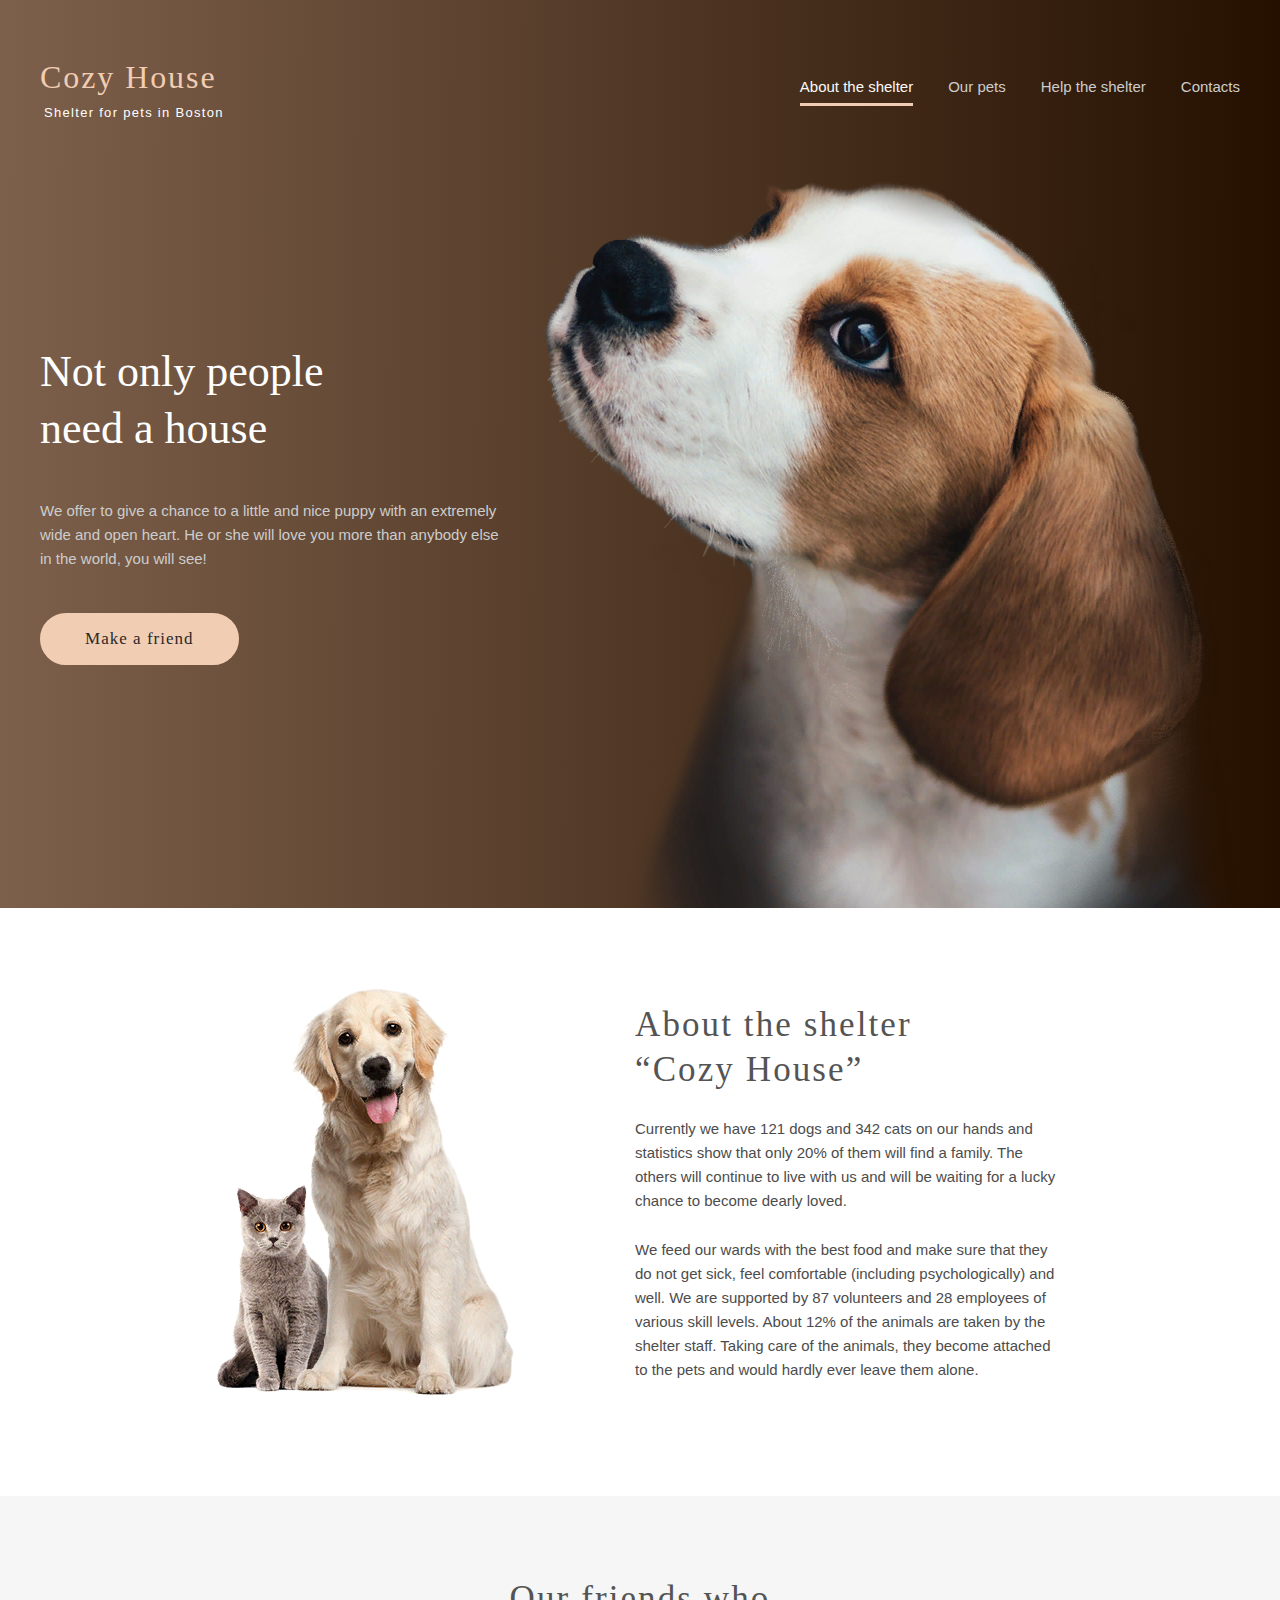
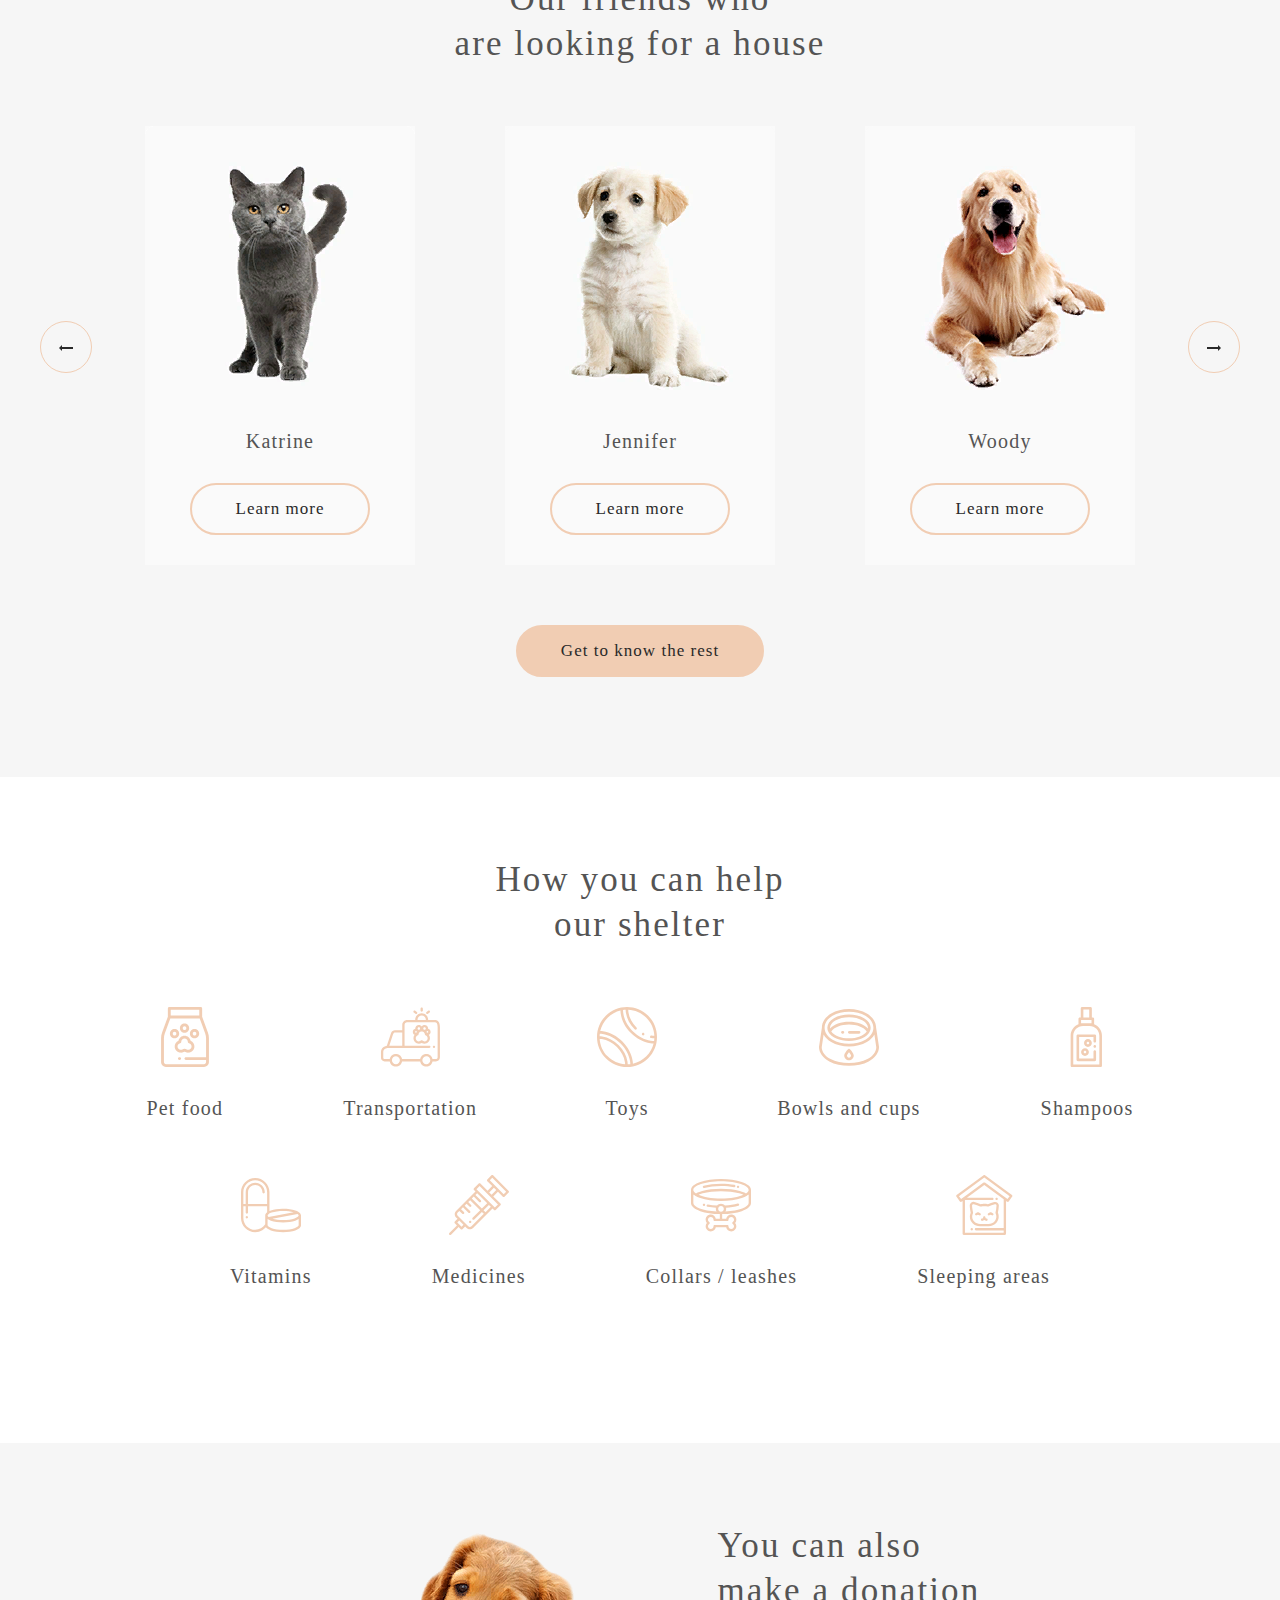
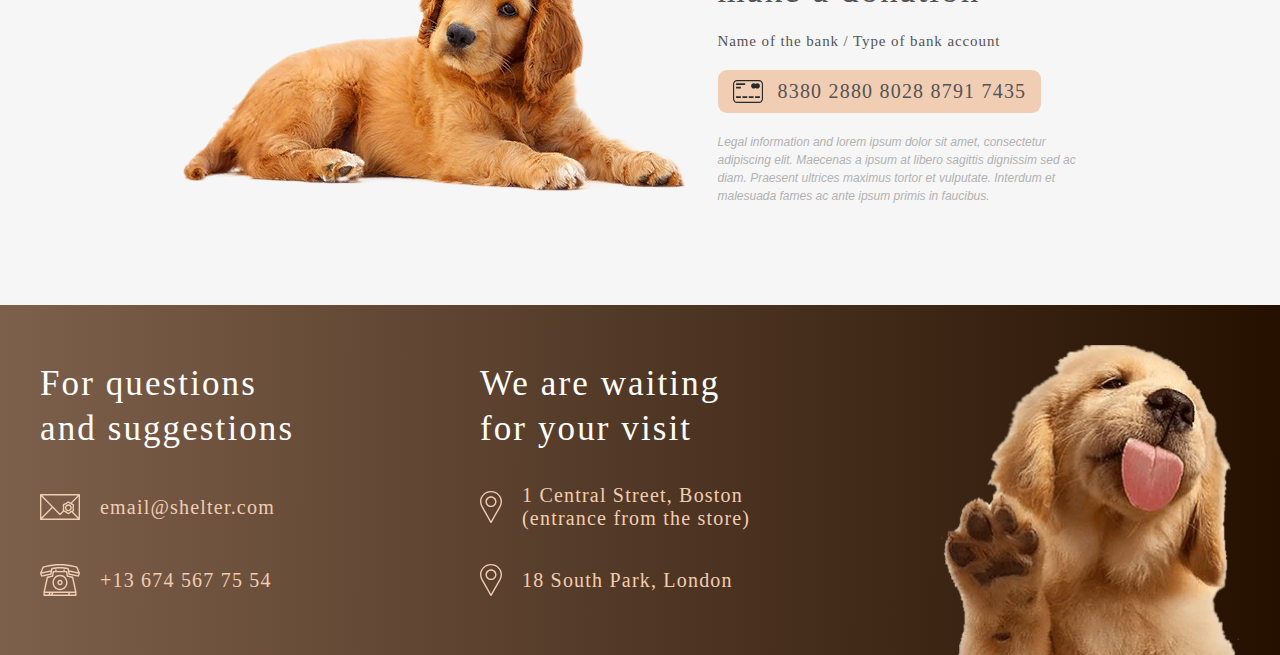
<file: index.html>
<!DOCTYPE html>
<html lang="ru">

<head>
    <meta charset="UTF-8">
    <meta http-equiv="X-UA-Compatible" content="IE=edge">
    <meta name="viewport" content="width=device-width, initial-scale=1.0">
    <title>About the shelter</title>
    <link rel="stylesheet" href="index.css">
</head>

<body>
    <header>
        <div class="container flex-wrapper">
            <div class="logo-wrapper">
                <a class="logo" href="#">Cozy House</a>
                <p>Shelter for pets in Boston</p>
            </div>
            <nav>
                <ul>
                    <li><a class="active" href="index.html">About the shelter</a></li>
                    <li><a href="ourpets.html">Our pets</a></li>
                    <li><a href="#">Help the shelter</a></li>
                    <li><a href="#">Contacts</a></li>
                </ul>
            </nav>
            <div class="menu">
                <button class="btn"><img src="images/burger.svg" alt="burger"></button>
            </div>
        </div>
    </header>
    <main>
        <section class="dark">
            <div class="container">
                <div class="left-dark">
                    <h2>Not only people <br> need a house</h2>
                    <p>We offer to give a chance to a little and nice puppy with an extremely wide and open heart. He or she will love you more than anybody else in the world, you will see!</p>
                    <a href="#">Make a friend</a>
                </div>
                <div class="right-dark">
                    <img src="images/start-screen-puppy.png" alt="start-puppy">
                </div>
            </div>

        </section>
        <section class="white-first">
            <div class="container">

                <div class="right-white-first">
                    <h3>About the shelter <br> “Cozy House”</h3>
                    <p>Currently we have 121 dogs and 342 cats on our hands and statistics show that only 20% of them will find a family. The others will continue to live with us and will be waiting for a lucky chance to become dearly loved.</p>
                    <p>We feed our wards with the best food and make sure that they do not get sick, feel comfortable (including psychologically) and well. We are supported by 87 volunteers and 28 employees of various skill levels. About 12% of the animals
                        are taken by the shelter staff. Taking care of the animals, they become attached to the pets and would hardly ever leave them alone.</p>
                </div>
                <div class="left-white-first">
                    <img src="images/about-pets.png" alt="about-pets">
                </div>
            </div>
        </section>
        <section class="gray-first">
            <div class="container">
                <div class="name">
                    <h3>Our friends who <br> are looking for a house</h3>
                </div>
                <div class="pets">
                    <div class="pets-nav-left">
                        <button class="pets-nav-btn left"><img src="images/left.png" alt="left"></button>
                    </div>
                    <div class="pet-card one">
                        <img src="images/pets-katrine.png" alt="Katrine">
                        <p>Katrine</p>
                        <a class="learn-more" href="#">Learn more</a>
                    </div>
                    <div class="pet-card two">
                        <img src="images/pets-jennifer.png" alt="Jennifer">
                        <p>Jennifer</p>
                        <a class="learn-more" href="#">Learn more</a>
                    </div>
                    <div class="pet-card three">
                        <img src="images/pets-woody.png" alt="Woody">
                        <p>Woody</p>
                        <a class="learn-more" href="#">Learn more</a>
                    </div>
                    <div class="pets-nav-right">
                        <button class="pets-nav-btn right"><img src="images/right.png" alt="right"></button>
                    </div>
                </div>
                <div class="get">
                    <a href="#">Get to know the rest</a>
                </div>
            </div>
        </section>
        <section class="white-second">
            <div class="container">
                <h3>How you can help <br>our shelter</h3>
                <div class="help-wrapper">
                    <div class="help">
                        <img src="./images/help/icon-pet-food.svg" alt="pet-food">
                        <p>Pet food</p>
                    </div>
                    <div class="help">
                        <img src="./images/help/icon-transportation.svg" alt="transportation">
                        <p>Transportation</p>
                    </div>
                    <div class="help">
                        <img src="./images/help/icon-toys.svg" alt="toys">
                        <p>Toys</p>
                    </div>
                    <div class="help">
                        <img src="./images/help/icon-bowls-and-cups.svg" alt="bowls-and-cups">
                        <p>Bowls and cups</p>
                    </div>
                    <div class="help">
                        <img src="./images/help/icon-shampoos.svg" alt="shampoos">
                        <p>Shampoos</p>
                    </div>
                    <div class="help">
                        <img src="./images/help/icon-vitamins.svg" alt="vitamins">
                        <p>Vitamins</p>
                    </div>
                    <div class="help">
                        <img src="./images/help/icon-medicines.svg" alt="medicines">
                        <p>Medicines</p>
                    </div>
                    <div class="help">
                        <img src="./images/help/icon-collars-leashes.svg" alt="collars-leashes">
                        <p>Collars / leashes</p>
                    </div>
                    <div class="help end">
                        <img src="./images/help/icon-sleeping-area.svg" alt="sleeping-area">
                        <p>Sleeping areas</p>
                    </div>
                </div>
            </div>
        </section>
        <section class="gray-second">
            <div class="container">
                <div class="right-gray-second">
                    <h3>You can also <br> make a donation</h3>
                    <p class="contacts">Name of the bank / Type of bank account</p>
                    <div class="wrapper-num">
                        <p class="num">8380 2880 8028 8791 7435</p>
                    </div>
                    <p class="information">Legal information and lorem ipsum dolor sit amet, consectetur adipiscing elit. Maecenas a ipsum at libero sagittis dignissim sed ac diam. Praesent ultrices maximus tortor et vulputate. Interdum et malesuada fames ac ante ipsum primis
                        in faucibus.</p>
                </div>
                <div class="left-gray-second">
                    <img src="images/donation-dog.png" alt="donation-dog">
                </div>
            </div>

        </section>


    </main>
    <footer>
        <div class="container flex-wrapper">
            <div class="questions">
                <h3>For questions <br> and suggestions</h3>
                <p class="email"><a href="mailto:email@shelter.com">email@shelter.com</a></p>
                <p class="tel"><a href="tel:+136745677554">+13 674 567 75 54</a></p>
            </div>
            <div class="waiting">
                <h3>We are waiting <br> for your visit</h3>
                <p class="marker">1 Central Street, Boston <br>(entrance from the store)</p>
                <p class="marker">18 South Park, London </p>
            </div>
            <div class="footer-puppy">
                <img src="images/footer-puppy.png" alt="footer-puppy">
            </div>
        </div>

    </footer>

</body>

</html>
</file>
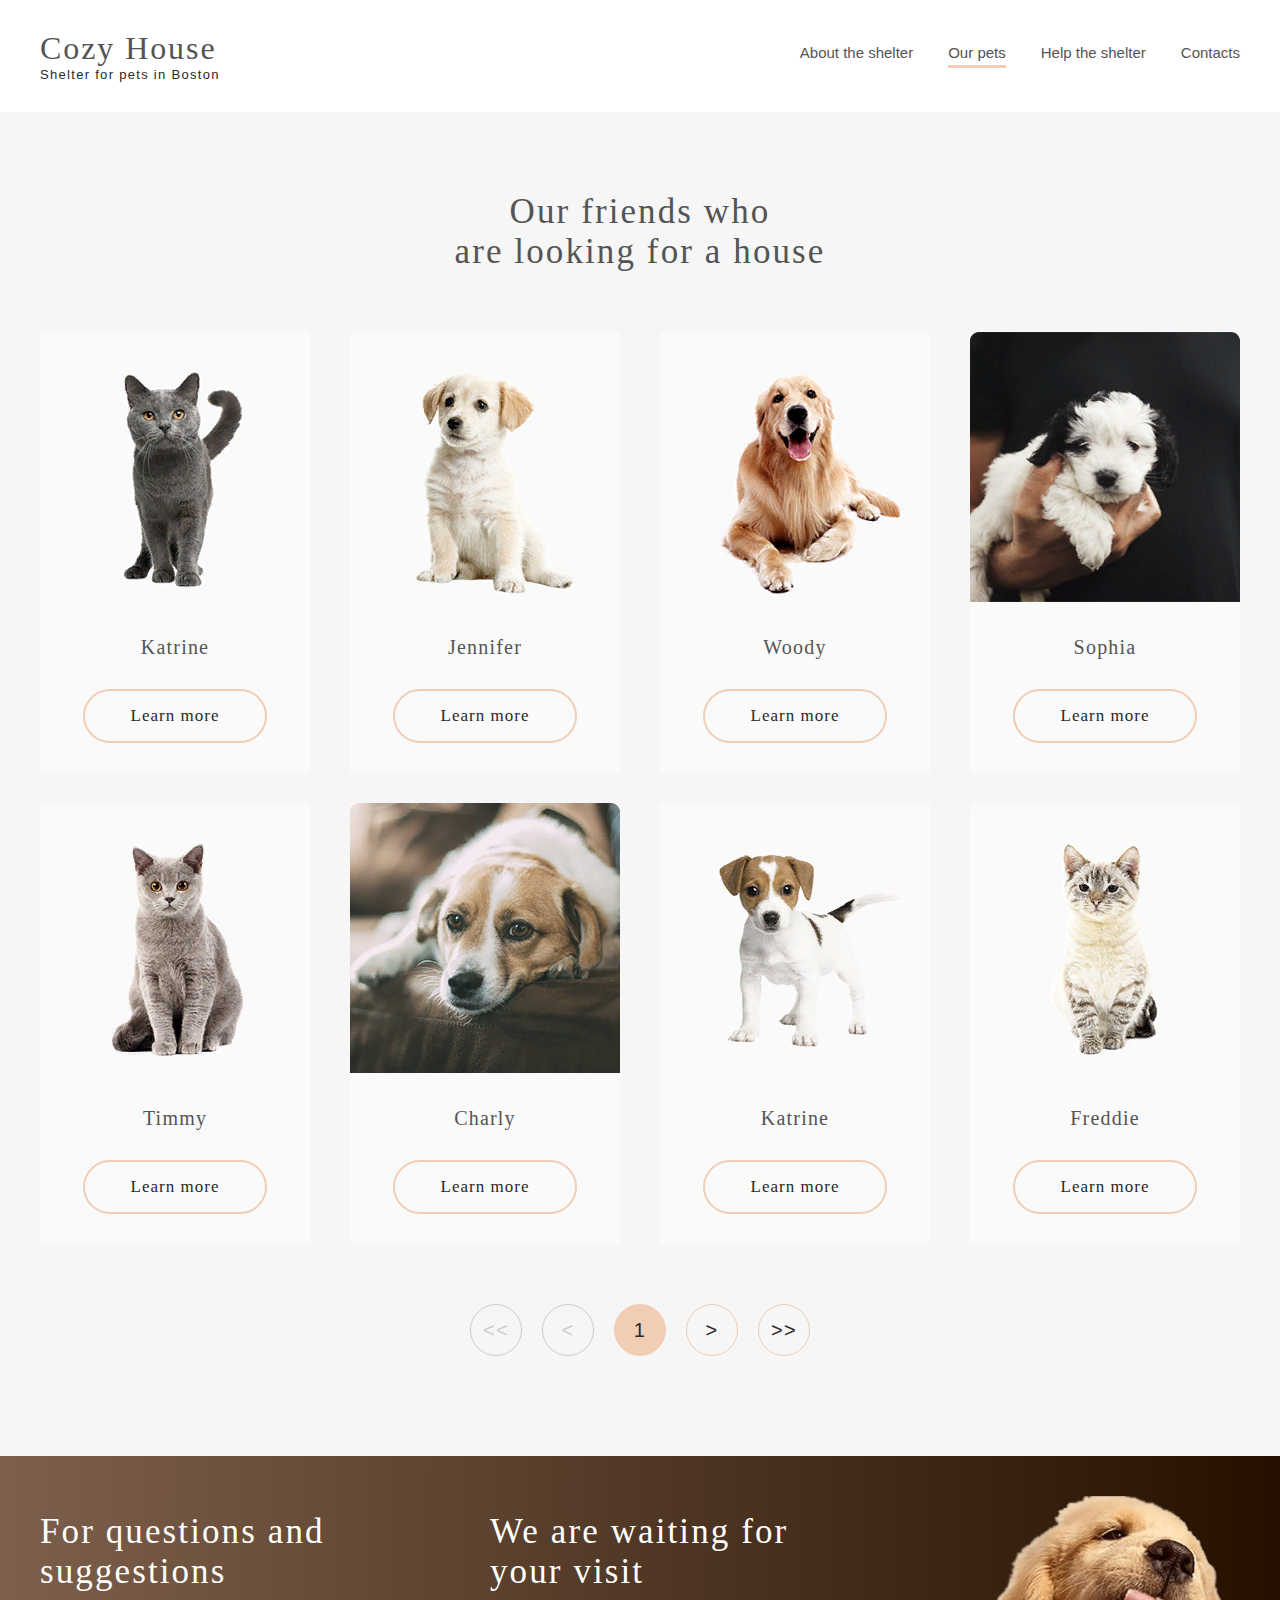
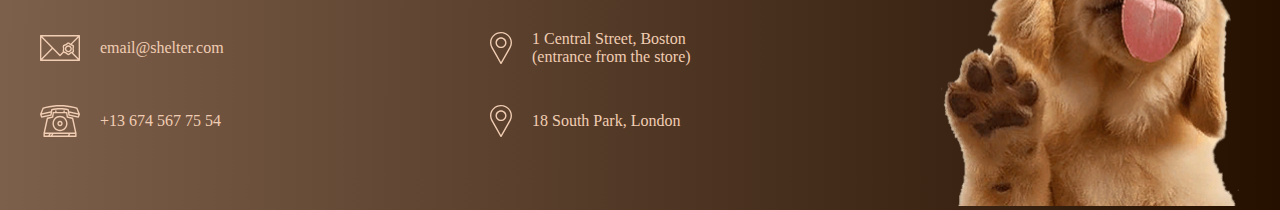
<file: our pets.html>
<!DOCTYPE html>
<html lang="ru">

<head>
    <meta charset="UTF-8">
    <meta http-equiv="X-UA-Compatible" content="IE=edge">
    <meta name="viewport" content="width=device-width, initial-scale=1.0">
    <title>Our pets</title>
    <link rel="stylesheet" href="our pets.css">
</head>

<body>
    <header>
        <div class="container flex-wrapper">
            <div class="logo-wrapper">
                <a class="logo" href="#">Cozy House</a>
                <p>Shelter for pets in Boston</p>

            </div>
            <nav>
                <ul>
                    <li><a href="index.html">About the shelter</a></li>
                    <li><a class="active" href="our pets.html">Our pets</a></li>
                    <li><a href="#">Help the shelter</a></li>
                    <li><a href="#">Contacts</a></li>
                </ul>
            </nav>
        </div>
    </header>
    <main>
        <div class="container">
            <h1>Our friends who <br> are looking for a house</h1>
            <div class="pets">
                <div class="pet-card">
                    <img src="images/pets-katrine.png" alt="Katrine">
                    <p>Katrine</p>
                    <a class="learn-more" href="#">Learn more</a>
                </div>
                <div class="pet-card">
                    <img src="images/pets-jennifer.png" alt="Jennifer">
                    <p>Jennifer</p>
                    <a class="learn-more" href="#">Learn more</a>
                </div>
                <div class="pet-card">
                    <img src="images/pets-woody.png" alt="Woody">
                    <p>Woody</p>
                    <a class="learn-more" href="#">Learn more</a>
                </div>
                <div class="pet-card">
                    <img src="images/pets-sophia.png" alt="Sophia">
                    <p>Sophia</p>
                    <a class="learn-more" href="#">Learn more</a>
                </div>
                <div class="pet-card">
                    <img src="images/pets-timmy.png" alt="Timmy">
                    <p>Timmy</p>
                    <a class="learn-more" href="#">Learn more</a>
                </div>
                <div class="pet-card">
                    <img src="images/pets-charly.png" alt="Charly">
                    <p>Charly</p>
                    <a class="learn-more" href="#">Learn more</a>
                </div>
                <div class="pet-card">
                    <img src="images/pets-scarlet.png" alt="Scarlett">
                    <p>Katrine</p>
                    <a class="learn-more" href="#">Learn more</a>
                </div>
                <div class="pet-card">
                    <img src="images/pets-freddie.png" alt="Freddie">
                    <p>Freddie</p>
                    <a class="learn-more" href="#">Learn more</a>
                </div>
            </div>
            <div class="pets-nav">
                <button class="pets-nav-btn disabled"><<</button>
                <button class="pets-nav-btn disabled"><</button>
                <button class="pets-nav-btn active-page">1</button>
                <button class="pets-nav-btn active-nav">></button>
                <button class="pets-nav-btn active-nav">>></button>
            </div>
        </div>
    </main>
    <footer>
        <div class="container flex-wrapper">
            <div>
                <h3>For questions and suggestions</h3>
                <p class="email"><a href="mailto:email@shelter.com">email@shelter.com</a></p>
                <p class="tel"><a href="tel:+136745677554">+13 674 567 75 54</a></p>
            </div>
            <div>
                <h3>We are waiting for your visit</h3>
                <p class="marker">1 Central Street, Boston <br>(entrance from the store)</p>
                <p class="marker">18 South Park, London </p>
            </div>
            <div>
                <img src="images/footer-puppy.png" alt="footer-puppy">
            </div>
        </div>

    </footer>

</body>

</html>
</file>
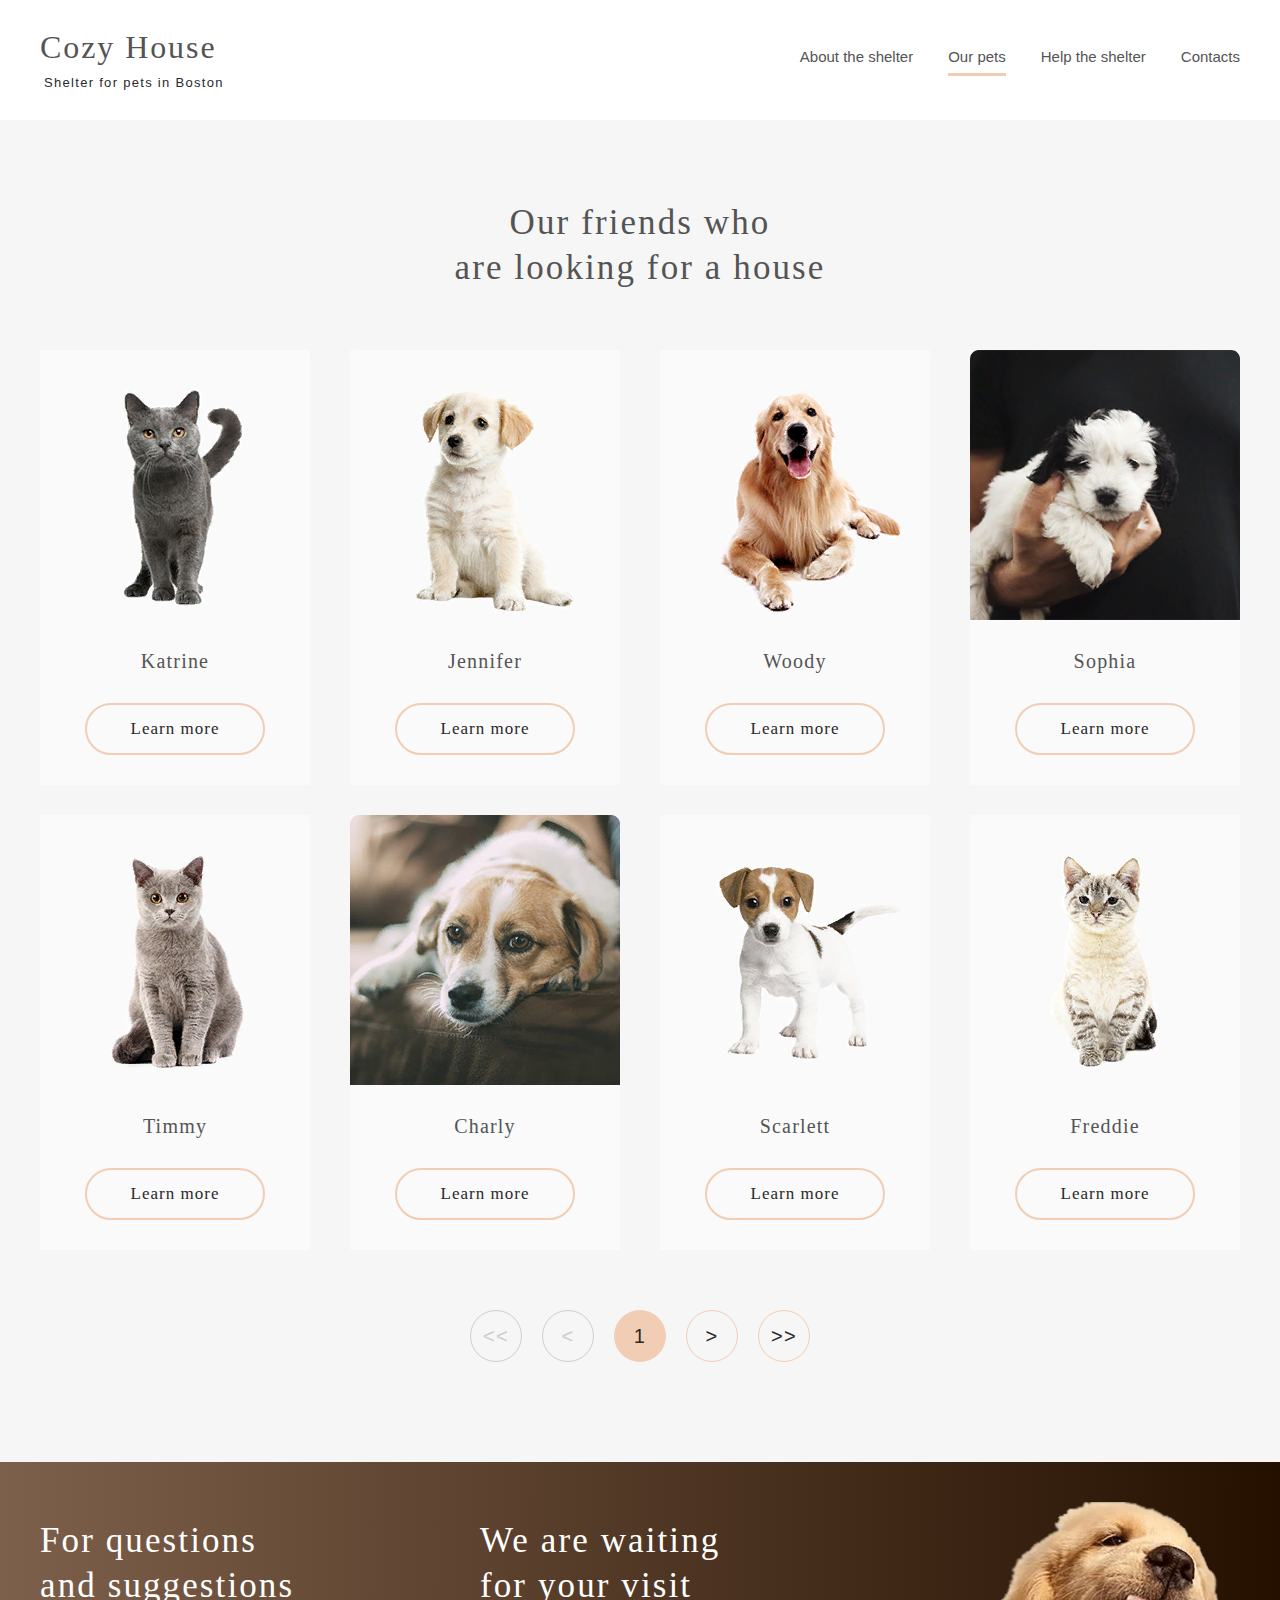
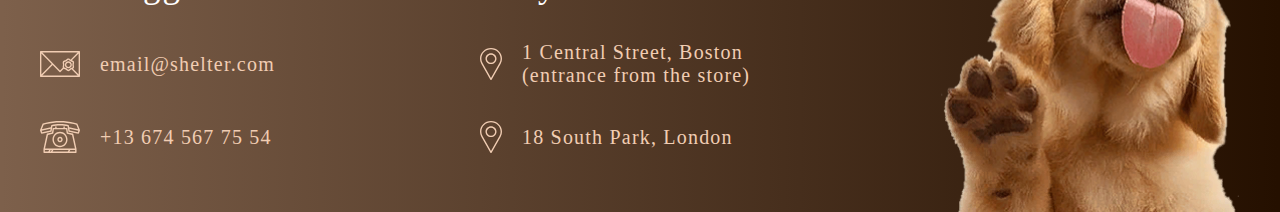
<file: ourpets.html>
<!DOCTYPE html>
<html lang="ru">

<head>
    <meta charset="UTF-8">
    <meta http-equiv="X-UA-Compatible" content="IE=edge">
    <meta name="viewport" content="width=device-width, initial-scale=1.0">
    <title>Our pets</title>
    <link rel="stylesheet" href="ourpets.css">
</head>

<body>
    <header>
        <div class="container flex-wrapper">
            <div class="logo-wrapper">
                <a class="logo" href="#">Cozy House</a>
                <p>Shelter for pets in Boston</p>

            </div>
            <nav>
                <ul>
                    <li><a href="index.html">About the shelter</a></li>
                    <li><a class="active" href="ourpets.html">Our pets</a></li>
                    <li><a href="#">Help the shelter</a></li>
                    <li><a href="#">Contacts</a></li>
                </ul>
            </nav>
            <div class="menu">
                <button class="btn"><img src="images/burger-two.png" alt="burger"></button>
            </div>
        </div>
    </header>
    <main>
        <div class="container">
            <h1>Our friends who <br> are looking for a house</h1>
            <div class="pets">
                <div class="pet-card one">
                    <img src="images/pets-katrine.png" alt="Katrine">
                    <p>Katrine</p>
                    <a class="learn-more" href="#">Learn more</a>
                </div>
                <div class="pet-card two">
                    <img src="images/pets-jennifer.png" alt="Jennifer">
                    <p>Jennifer</p>
                    <a class="learn-more" href="#">Learn more</a>
                </div>
                <div class="pet-card three">
                    <img src="images/pets-woody.png" alt="Woody">
                    <p>Woody</p>
                    <a class="learn-more" href="#">Learn more</a>
                </div>
                <div class="pet-card four">
                    <img src="images/pets-sophia.png" alt="Sophia">
                    <p>Sophia</p>
                    <a class="learn-more" href="#">Learn more</a>
                </div>
                <div class="pet-card five">
                    <img src="images/pets-timmy.png" alt="Timmy">
                    <p>Timmy</p>
                    <a class="learn-more" href="#">Learn more</a>
                </div>
                <div class="pet-card six">
                    <img src="images/pets-charly.png" alt="Charly">
                    <p>Charly</p>
                    <a class="learn-more" href="#">Learn more</a>
                </div>
                <div class="pet-card seven">
                    <img src="images/pets-scarlet.png" alt="Scarlett">
                    <p>Scarlett</p>
                    <a class="learn-more" href="#">Learn more</a>
                </div>
                <div class="pet-card eight">
                    <img src="images/pets-freddie.png" alt="Freddie">
                    <p>Freddie</p>
                    <a class="learn-more" href="#">Learn more</a>
                </div>
            </div>
            <div class="pets-nav">
                <button class="pets-nav-btn disabled"><<</button>
                <button class="pets-nav-btn disabled"><</button>
                <button class="pets-nav-btn active-page">1</button>
                <button class="pets-nav-btn active-nav">></button>
                <button class="pets-nav-btn active-nav">>></button>
            </div>
        </div>
    </main>
    <footer>
        <div class="container flex-wrapper">
            <div class="questions">
                <h3>For questions <br> and suggestions</h3>
                <p class="email"><a href="mailto:email@shelter.com">email@shelter.com</a></p>
                <p class="tel"><a href="tel:+136745677554">+13 674 567 75 54</a></p>
            </div>
            <div class="waiting">
                <h3>We are waiting <br> for your visit</h3>
                <p class="marker">1 Central Street, Boston <br>(entrance from the store)</p>
                <p class="marker">18 South Park, London </p>
            </div>
            <div class="footer-puppy">
                <img src="images/footer-puppy.png" alt="footer-puppy">
            </div>
        </div>

    </footer>

</body>

</html>
</file>
<file: index.css>
* {
        margin: 0;
        padding: 0;
        box-sizing: border-box;
    }
    
    body {
        font-family: Georgia, 'Times New Roman', Times, serif;
    }
    
    button {
        cursor: pointer;
        background: none;
        border: none;
    }
    
    .container {
        max-width: 1200px;
        margin: auto;
    }
    
    header {
        position: absolute;
        z-index: 1;
        top: 60px;
        right: 0px;
        left: 0px;
    }
    
    .menu {
        display: none;
    }
    
    .flex-wrapper {
        display: flex;
        justify-content: space-between;
        align-items: center;
    }
    
    .logo {
        text-decoration: none;
        font-weight: 400;
        font-size: 32px;
        letter-spacing: 0.06em;
        color: #F1CDB3;
        font-family: 'Georgia';
        font-style: normal;
        line-height: 35px;
    }
    
    .logo-wrapper p {
        font-family: 'Arial';
        font-weight: 400;
        font-size: 13px;
        letter-spacing: 0.1em;
        color: #FFFFFF;
        line-height: 15px;
        margin: 10px 0 0 4px;
    }
    
    nav ul {
        display: flex;
        list-style: none;
    }
    
    nav li {
        margin-left: 35px;
    }
    
    nav a {
        display: block;
        padding-bottom: 4px;
        text-decoration: none;
        font-family: 'Arial';
        font-weight: 400;
        font-size: 15px;
        color: #CDCDCD;
        line-height: 24px;
    }
    
    .active {
        border-bottom: #F1CDB3 solid 3px;
        color: #FAFAFA;
    }
    
    nav a:hover {
        color: #FAFAFA;
    }
    
    .dark {
        background: linear-gradient(90.26deg, #7D604B 0.23%, #251000 99.8%);
        padding-top: 180px;
    }
    
    .dark .container {
        display: flex;
        justify-content: space-between;
    }
    
    .left-dark {
        width: 460px;
        margin-top: 163px;
    }
    
    .left-dark h2 {
        font-weight: 400;
        font-size: 44px;
        color: #FFFFFF;
        line-height: 57px;
    }
    
    .left-dark p {
        font-family: 'Arial';
        font-weight: 400;
        font-size: 15px;
        line-height: 24px;
        color: #CDCDCD;
        margin: 42px 0;
    }
    
    .left-dark a {
        display: inline-block;
        padding: 13px 43px;
        border: 2px #F1CDB3 solid;
        background: #F1CDB3;
        border-radius: 100px;
        font-weight: 400;
        font-size: 17px;
        letter-spacing: 0.06em;
        color: #292929;
        text-decoration: none;
        line-height: 22px;
    }
    
    .left-dark a:hover {
        background-color: #FDDCC4;
        border: 2px #FDDCC4 solid;
    }
    
    .right-dark img {
        display: block;
        width: 698px;
        height: 728px;
    }
    
    .white-first {
        background: #FFFFFF;
        padding-top: 80px;
        padding-bottom: 100px;
    }
    
    .white-first .container {
        display: flex;
        justify-content: center;
        align-items: center;
        flex-direction: row-reverse;
    }
    
    .left-white-first {
        width: 300px;
        height: 408px;
        margin-right: 120px;
    }
    
    .right-white-first {
        width: 430px;
    }
    
    .right-white-first h3 {
        font-weight: 400;
        font-size: 35px;
        letter-spacing: 0.06em;
        color: #545454;
        line-height: 45px;
    }
    
    .right-white-first p {
        font-family: 'Arial';
        font-weight: 400;
        font-size: 15px;
        color: #4C4C4C;
        line-height: 24px;
        margin-top: 25px;
    }
    
    .gray-first {
        background: #F6F6F6;
        padding-top: 80px;
        padding-bottom: 100px;
    }
    
    .gray-first .container {
        position: relative;
    }
    
    .name h3 {
        font-weight: 400;
        font-size: 35px;
        line-height: 45px;
        text-align: center;
        letter-spacing: 0.06em;
        color: #545454;
        margin-bottom: 60px;
    }
    
    .pets {
        display: flex;
        justify-content: center;
        margin: 60px 0;
    }
    
    .pet-card {
        background-color: #FAFAFA;
        flex-basis: 270px;
        text-align: center;
    }
    
    .two {
        margin: 0 90px;
    }
    
    .pet-card:hover {
        background-color: #FFFFFF;
    }
    
    .learn-more {
        display: inline-block;
        padding: 13px 43px;
        border: 2px #F1CDB3 solid;
        border-radius: 100px;
        font-weight: 400;
        font-size: 17px;
        letter-spacing: 0.06em;
        color: #292929;
        text-decoration: none;
        line-height: 22px;
        margin-bottom: 30px;
    }
    
    .learn-more:hover {
        background-color: #FDDCC4;
        border: 2px #FDDCC4 solid;
    }
    
    .pet-card p {
        margin: 30px 0;
        font-weight: 400;
        font-size: 20px;
        letter-spacing: 0.06em;
        color: #545454;
        line-height: 23px;
    }
    
    .pets-nav-btn {
        position: absolute;
        border-radius: 50%;
        width: 52px;
        height: 52px;
        border: #F1CDB3 1px solid;
        background-color: #F6F6F6;
        cursor: pointer;
    }
    
    .right {
        right: 0;
        top: calc(50% - 6px);
    }
    
    .left {
        left: 0;
        top: calc(50% - 6px);
    }
    
    .pets-nav-btn:hover {
        background-color: #FDDCC4;
        border: 1px #FDDCC4 solid;
    }
    
    .get {
        display: flex;
        justify-content: center;
    }
    
    .get a {
        display: inline-block;
        padding: 13px 43px;
        border: 2px #F1CDB3 solid;
        background: #F1CDB3;
        border-radius: 100px;
        font-weight: 400;
        font-size: 17px;
        letter-spacing: 0.06em;
        color: #292929;
        text-decoration: none;
        line-height: 22px;
    }
    
    .get a:hover {
        background-color: #FDDCC4;
        border: 2px #FDDCC4 solid;
    }
    
    .white-second {
        background: #FFFFFF;
        padding-top: 80px;
        padding-bottom: 100px;
    }
    
    .white-second h3 {
        font-weight: 400;
        font-size: 35px;
        line-height: 45px;
        text-align: center;
        letter-spacing: 0.06em;
        color: #545454;
        margin-bottom: 60px;
    }
    
    .help-wrapper {
        display: flex;
        flex-wrap: wrap;
        justify-content: center;
    }
    
    .help {
        margin: 0 60px 55px;
        flex-basis: auto;
        text-align: center;
    }
    
    .help img {
        display: block;
        width: 60px;
        height: 60px;
        text-align: center;
        margin: auto;
    }
    
    .help p {
        font-weight: 400;
        font-size: 20px;
        text-align: center;
        letter-spacing: 0.06em;
        color: #545454;
        margin-top: 30px;
        text-align: center;
        line-height: 23px;
    }
    
    .gray-second {
        background: #F6F6F6;
        padding-top: 80px;
        padding-bottom: 100px;
    }
    
    .left-gray-second img {
        width: 505px;
        height: 261px;
        margin-right: 30px;
    }
    
    .right-gray-second {
        max-width: 380px;
    }
    
    .right-gray-second h3 {
        font-weight: 400;
        font-size: 35px;
        line-height: 45px;
        letter-spacing: 0.06em;
        color: #545454;
    }
    
    .contacts {
        font-weight: 400;
        font-size: 15px;
        letter-spacing: 0.06em;
        color: #545454;
        margin-top: 20px;
        line-height: 17px;
    }
    
    .information {
        font-family: 'Arial';
        font-style: italic;
        font-weight: 400;
        font-size: 12px;
        line-height: 18px;
        color: #B2B2B2;
    }
    
    .num {
        display: inline-block;
        padding: 10px 15px 10px 60px;
        background-color: #F1CDB3;
        border-radius: 9px;
        background-image: url(images/credit-card.svg);
        background-repeat: no-repeat;
        background-position-y: center;
        background-position-x: 15px;
        font-weight: 400;
        font-size: 20px;
        letter-spacing: 0.06em;
        color: #545454;
        line-height: 23px;
        margin: 20px 0;
    }
    
    .wrapper-num {
        position: relative;
    }
    
    .right-gray-second img {
        position: absolute;
        left: 15px;
        top: 30px;
    }
    
    .gray-second .container {
        display: flex;
        flex-direction: row-reverse;
        justify-content: center;
        align-items: center;
    }
    
    footer {
        background: linear-gradient(90.26deg, #7D604B 0.23%, #251000 99.8%);
        padding-top: 40px;
    }
    
    footer img {
        display: block;
    }
    
    .questions {
        width: 280px;
    }
    
    .waiting {
        width: 300px;
    }
    
    .footer-puppy {
        width: 300px;
    }
    
    footer .flex-wrapper {
        align-items: flex-start;
    }
    
    footer h3 {
        font-weight: 400;
        font-size: 35px;
        letter-spacing: 0.06em;
        line-height: 45px;
        color: #FFFFFF;
        padding-top: 16px;
        margin-bottom: 33px;
    }
    
    footer p {
        display: flex;
        align-items: center;
        padding-left: 60px;
        min-height: 46px;
        color: #F1CDB3;
        margin-bottom: 27px;
        font-weight: 400;
        font-size: 20px;
        line-height: 23px;
        letter-spacing: 0.06em;
    }
    
    footer a {
        color: #F1CDB3;
        text-decoration: none;
    }
    
    footer .email {
        background: url(images/icon-email.svg) no-repeat left center;
    }
    
    footer .tel {
        background: url(images/icon-phone.svg) no-repeat left center;
    }
    
    footer .marker {
        background: url(images/icon-marker.svg) no-repeat left center;
        padding-left: 42px;
    }
    
    @media(max-width:1240px) {
        .container {
            max-width: 95%;
        }
        .help {
            margin: 0 30px 55px;
            flex-basis: 25%;
            text-align: center;
        }
    }
    
    @media(max-width:1150px) {
        .two {
            margin: 0 50px;
        }
        .right-dark img {
            max-width: 568px;
            max-height: 593px;
        }
    }
    
    @media(max-width:1070px) {
        .two {
            margin: 0 20px;
        }
        .dark {
            padding-top: 150px;
        }
        .dark .container {
            display: block;
        }
        .left-dark {
            margin: 60px auto 100px auto;
        }
        .right-dark>img {
            margin: 0 auto;
        }
        .white-first .container {
            display: block;
        }
        .left-white-first {
            margin: 0 auto;
        }
        .right-white-first {
            margin: 0 auto 80px auto;
        }
        .gray-second .container {
            display: block;
            text-align: center;
        }
        .right-gray-second {
            margin: 0 auto 60px auto;
        }
        footer {
            padding-top: 30px;
        }
        .waiting {
            margin-left: 60px;
        }
        .questions,
        .waiting,
        .footer-puppy {
            flex-basis: 34%;
            align-items: center;
        }
        footer .flex-wrapper {
            flex-wrap: wrap;
            justify-content: center;
        }
        .num {
            position: relative;
        }
        .right-gray-second img {
            position: absolute;
            left: 34px;
            top: 30px;
        }
    }
    
    @media(max-width:1005px) {
        .three {
            display: none;
        }
        .pet-card {
            justify-content: center;
        }
        .two {
            margin: 0 0 0 90px;
        }
    }
    
    @media(max-width:912px) {
        footer {
            padding-top: 30px;
        }
        .waiting {
            margin: 40px auto;
        }
        .questions,
        .footer-puppy {
            margin: 0 auto;
        }
        footer .flex-wrapper {
            display: block;
        }
    }
    
    @media(max-width:775px) {
        .two {
            margin: 0 0 0 40px;
        }
        .help {
            margin: 0 15px 30px;
            flex-basis: 33%;
            text-align: center;
        }
        .help img {
            display: block;
            width: 50px;
            height: 50px;
            text-align: center;
            margin: auto;
        }
    }
    
    @media(max-width:725px) {
        .two {
            display: none;
        }
        .one {
            justify-content: center;
        }
        .pets {
            position: relative;
        }
        .right {
            right: 50%;
            transform: translateX(92px);
            top: auto;
            bottom: -70px;
        }
        .left {
            left: 50%;
            transform: translateX(-92px);
            top: auto;
            bottom: -70px;
        }
        .get {
            margin-top: 144px;
        }
    }
    
    @media(max-width:700px) {
        nav a {
            display: none;
        }
        nav {
            position: absolute;
        }
        .menu {
            display: block;
            margin-right: 43px;
        }
        .btn>img {
            cursor: pointer;
        }
        .left-dark h2 {
            font-size: 25px;
            line-height: 32px;
        }
        .right-white-first h3 {
            font-size: 25px;
            line-height: 32px;
        }
        .name h3 {
            font-size: 25px;
            line-height: 32px;
        }
        .white-second h3 {
            font-size: 25px;
            line-height: 32px;
        }
        .right-gray-second h3 {
            font-size: 25px;
            line-height: 32px;
        }
        footer .flex-wrapper h3 {
            font-size: 25px;
            line-height: 32px;
        }
    }
    
    @media(max-width:600px) {
        .right-dark>img {
            width: 260px;
            height: 272px;
            margin-top: 105px;
        }
        .left-white-first img {
            width: 260px;
            height: 354px;
            margin-top: 42px;
        }
        .left-gray-second img {
            width: 260px;
            height: 135px;
            text-align: center;
        }
        .help-wrapper p {
            font-weight: 400;
            font-size: 15px;
            line-height: 17px;
            text-align: center;
            letter-spacing: 0.06em;
            color: #545454;
        }
    }
    
    @media(max-width:520px) {
        .left-dark {
            text-align: center;
            max-width: 98%;
        }
        .right-white-first {
            max-width: 98%;
            margin: 0 auto;
        }
        .right-white-first h3 {
            text-align: center;
        }
        .right-white-first p {
            text-align: justify;
        }
        .left-white-first {
            text-align: center;
        }
    }
    
    @media(max-width:425px) {
        .waiting,
        .questions {
            text-align: center;
        }
        .help-wrapper {
            margin: 0 15px 30px;
            flex-basis: 33%;
            text-align: center;
        }
        .num {
            width: 281px;
            height: 43px;
            font-family: 'Georgia';
            font-size: 15px;
            line-height: 17px;
            letter-spacing: 0.06em;
            color: #545454;
        }
        .num {
            position: relative;
        }
        .right-gray-second img {
            position: absolute;
            left: 61px;
            top: 30px;
        }
        .help {
            margin: 0 15px 30px;
            flex-basis: 35%;
            text-align: center;
        }
        .contacts {
            font-size: 15px;
            line-height: 24px;
            color: #545454;
            letter-spacing: 0.05em;
        }
    }
    
    @media(max-width:390px) {
        .right-gray-second img {
            position: absolute;
            left: 34px;
            top: 30px;
        }
    }
</file>
<file: our pets.css>
* {
    margin: 0;
    padding: 0;
    box-sizing: border-box;
}

body {
    font-family: Georgia, 'Times New Roman', Times, serif;
}

.container {
    max-width: 1200px;
    margin: auto;
}

header {
    padding: 30px 0;
    background-color: #fff;
}

.flex-wrapper {
    display: flex;
    justify-content: space-between;
    align-items: center;
}

nav ul {
    display: flex;
    list-style: none;
}

nav li {
    margin-left: 35px;
}

.logo {
    text-decoration: none;
    font-weight: 400;
    font-size: 32px;
    letter-spacing: 0.06em;
    color: #545454;
}

.logo-wrapper p {
    font-family: 'Arial';
    font-weight: 400;
    font-size: 13px;
    letter-spacing: 0.1em;
    color: #292929;
}

nav a {
    display: block;
    padding-bottom: 4px;
    text-decoration: none;
    font-family: 'Arial';
    font-weight: 400;
    font-size: 15px;
    color: #545454;
}

nav a:hover {
    color: #292929;
}

.active {
    border-bottom: #F1CDB3 solid 3px;
}

main {
    padding: 80px 0 100px;
    background-color: #F6F6F6;
}

h1 {
    font-weight: 400;
    font-size: 35px;
    text-align: center;
    letter-spacing: 0.06em;
    color: #545454;
    margin-bottom: 60px;
}

.pets {
    display: flex;
    flex-wrap: wrap;
    justify-content: space-between;
    margin-bottom: 30px;
}

.pet-card {
    background-color: #FAFAFA;
    flex-basis: 270px;
    margin-bottom: 30px;
    text-align: center;
    padding-bottom: 30px;
}

.pet-card:hover {
    background-color: #FFFFFF;
}

.learn-more {
    display: inline-block;
    padding: 15px 45px;
    border: 2px #F1CDB3 solid;
    border-radius: 100px;
    font-weight: 400;
    font-size: 17px;
    letter-spacing: 0.06em;
    color: #292929;
    text-decoration: none;
}

.learn-more:hover {
    background-color: #FDDCC4;
}

.pet-card p {
    margin: 30px 0;
    font-weight: 400;
    font-size: 20px;
    letter-spacing: 0.06em;
    color: #545454;
}

.pets-nav {
    border-radius: 50%;
    width: 340px;
    margin: auto;
    display: flex;
    justify-content: space-between;
}

.pets-nav-btn {
    border-radius: 50%;
    width: 52px;
    height: 52px;
    display: flex;
    justify-content: center;
    align-items: center;
    font-weight: 400;
    font-size: 20px;
    text-align: center;
    letter-spacing: 0.06em;
    color: #292929;
}

.pets-nav .disabled {
    border: #CDCDCD 1px solid;
    color: #CDCDCD;
    background-color: #F6F6F6;
}

.pets-nav .active-page {
    background-color: #F1CDB3;
    color: #292929;
    border: #F1CDB3 1px solid;
    cursor: pointer;
}

.pets-nav .active-nav {
    border: #F1CDB3 1px solid;
    color: #292929;
    background-color: #F6F6F6;
    cursor: pointer;
}

.pets-nav .active-nav:hover {
    background-color: #FDDCC4;
}

footer {
    background: linear-gradient(90.26deg, #7D604B 0.23%, #251000 99.8%);
    padding-top: 40px;
}

footer .flex-wrapper>div {
    width: 300px;
}

footer .flex-wrapper {
    align-items: flex-start;
}

footer h3 {
    font-weight: 400;
    font-size: 35px;
    letter-spacing: 0.06em;
    color: #FFFFFF;
    padding-top: 16px;
    margin-bottom: 33px;
}

footer p {
    display: flex;
    align-items: center;
    padding-left: 60px;
    min-height: 46px;
    color: #F1CDB3;
    margin-bottom: 27px;
}

footer a {
    color: #F1CDB3;
    text-decoration: none;
}

footer .email {
    background: url(images/icon-email.svg) no-repeat left center;
}

footer .tel {
    background: url(images/icon-phone.svg) no-repeat left center;
}

footer .marker {
    background: url(images/icon-marker.svg) no-repeat left center;
    padding-left: 42px;
}
</file>
<file: ourpets.css>
* {
            margin: 0;
            padding: 0;
            box-sizing: border-box;
        }
        
        body {
            font-family: Georgia, 'Times New Roman', Times, serif;
        }
        
        button {
            cursor: pointer;
            background: none;
            border: none;
        }
        
        .container {
            max-width: 1200px;
            margin: auto;
        }
        
        header {
            padding: 30px 0;
            background-color: #fff;
        }
        
        .menu {
            display: none;
        }
        
        .flex-wrapper {
            display: flex;
            justify-content: space-between;
            align-items: center;
        }
        
        nav ul {
            display: flex;
            list-style: none;
        }
        
        nav li {
            margin-left: 35px;
        }
        
        .logo {
            text-decoration: none;
            font-weight: 400;
            font-size: 32px;
            letter-spacing: 0.06em;
            color: #545454;
            font-family: 'Georgia';
            font-style: normal;
            line-height: 35px;
        }
        
        .logo-wrapper p {
            font-family: 'Arial';
            font-weight: 400;
            font-size: 13px;
            letter-spacing: 0.1em;
            color: #292929;
            line-height: 15px;
            margin: 10px 0 0 4px;
        }
        
        nav a {
            display: block;
            padding-bottom: 4px;
            text-decoration: none;
            font-family: 'Arial';
            font-weight: 400;
            font-size: 15px;
            line-height: 24px;
            color: #545454;
        }
        
        nav a:hover {
            color: #292929;
        }
        
        .active {
            border-bottom: #F1CDB3 solid 3px;
        }
        
        main {
            padding: 80px 0 100px;
            background-color: #F6F6F6;
        }
        
        h1 {
            font-weight: 400;
            font-size: 35px;
            text-align: center;
            letter-spacing: 0.06em;
            line-height: 45px;
            color: #545454;
            margin-bottom: 60px;
        }
        
        .pets {
            display: flex;
            flex-wrap: wrap;
            justify-content: space-between;
            margin-bottom: 30px;
        }
        
        .pet-card img {
            display: block;
        }
        
        .pet-card {
            background-color: #FAFAFA;
            width: 270px;
            margin-bottom: 30px;
            text-align: center;
            padding-bottom: 30px;
        }
        
        .pet-card:hover {
            background-color: #FFFFFF;
        }
        
        .learn-more {
            display: inline-block;
            padding: 13px 43px;
            border: 2px #F1CDB3 solid;
            border-radius: 100px;
            font-weight: 400;
            font-size: 17px;
            line-height: 22px;
            letter-spacing: 0.06em;
            color: #292929;
            text-decoration: none;
        }
        
        .learn-more:hover {
            background-color: #FDDCC4;
            border: 2px #FDDCC4 solid;
        }
        
        .pet-card p {
            margin: 30px 0;
            font-weight: 400;
            font-size: 20px;
            letter-spacing: 0.06em;
            color: #545454;
            line-height: 23px;
        }
        
        .pets-nav {
            border-radius: 50%;
            width: 340px;
            margin: 0 auto;
            display: flex;
            justify-content: space-between;
        }
        
        .pets-nav-btn {
            border-radius: 50%;
            width: 52px;
            height: 52px;
            display: flex;
            justify-content: center;
            align-items: center;
            font-weight: 400;
            font-size: 20px;
            text-align: center;
            letter-spacing: 0.06em;
            line-height: 23px;
            color: #292929;
        }
        
        .pets-nav .disabled {
            border: #CDCDCD 1px solid;
            color: #CDCDCD;
            background-color: #F6F6F6;
        }
        
        .pets-nav .active-page {
            background-color: #F1CDB3;
            color: #292929;
            border: #F1CDB3 1px solid;
            cursor: pointer;
        }
        
        .pets-nav .active-nav {
            border: #F1CDB3 1px solid;
            color: #292929;
            background-color: #F6F6F6;
            cursor: pointer;
        }
        
        .pets-nav .active-nav:hover {
            background-color: #FDDCC4;
            border: 1px #FDDCC4 solid;
        }
        
        footer {
            background: linear-gradient(90.26deg, #7D604B 0.23%, #251000 99.8%);
            padding-top: 40px;
        }
        
        footer img {
            display: block;
        }
        
        .questions {
            width: 280px;
        }
        
        .waiting {
            width: 300px;
        }
        
        .footer-puppy {
            width: 300px;
        }
        
        footer .flex-wrapper {
            align-items: flex-start;
        }
        
        footer h3 {
            font-weight: 400;
            font-size: 35px;
            letter-spacing: 0.06em;
            line-height: 45px;
            color: #FFFFFF;
            padding-top: 16px;
            margin-bottom: 33px;
        }
        
        footer p {
            display: flex;
            align-items: center;
            padding-left: 60px;
            min-height: 46px;
            color: #F1CDB3;
            margin-bottom: 27px;
            font-weight: 400;
            font-size: 20px;
            line-height: 23px;
            letter-spacing: 0.06em;
        }
        
        footer a {
            color: #F1CDB3;
            text-decoration: none;
        }
        
        footer .email {
            background: url(images/icon-email.svg) no-repeat left center;
        }
        
        footer .tel {
            background: url(images/icon-phone.svg) no-repeat left center;
        }
        
        footer .marker {
            background: url(images/icon-marker.svg) no-repeat left center;
            padding-left: 42px;
        }
        
        @media(max-width:1240px) {
            .container {
                max-width: 95%;
            }
            .one,
            .two,
            .three,
            .five,
            .six,
            .seven {
                margin-right: 25px;
            }
        }
        
        @media(max-width:1216px) {
            .pet-card:nth-last-child(1),
            .pet-card:nth-last-child(2) {
                display: none;
            }
            .three,
            .six {
                margin-right: 0;
            }
            .one,
            .two,
            .four,
            .five {
                margin-right: 25px;
            }
        }
        
        @media(max-width:1205px) {
            main {
                padding: 60px 0 70px;
            }
            .pet-card {
                margin-bottom: 30px;
                padding-bottom: 30px;
            }
            .pet-card img {
                display: block;
                margin: auto;
            }
        }
        
        @media(max-width:1070px) {
            footer {
                padding-top: 30px;
            }
            .waiting {
                margin: 0 0 65px 60px;
            }
            .questions,
            .waiting,
            .footer-puppy {
                flex-basis: 34%;
                align-items: center;
            }
            footer .flex-wrapper {
                flex-wrap: wrap;
                justify-content: center;
            }
        }
        
        @media(max-width:905px) {
            .pets {
                display: flex;
                justify-content: center;
            }
            .two,
            .four,
            .six {
                margin-right: 0;
            }
            .one,
            .three,
            .five {
                margin-right: 40px;
            }
        }
        
        @media(max-width:912px) {
            footer {
                padding-top: 30px;
            }
            .waiting {
                text-align: center;
                margin: 40px auto;
            }
            .questions,
            .footer-puppy {
                text-align: center;
                margin: 0 auto;
            }
            footer .flex-wrapper {
                display: block;
            }
        }
        
        @media(max-width: 715px) {
            nav a {
                display: none;
            }
            nav {
                position: absolute;
            }
            .menu {
                display: block;
                margin-right: 43px;
            }
            .btn>img {
                cursor: pointer;
            }
            h1 {
                font-weight: 400;
                font-size: 25px;
                line-height: 32px;
                letter-spacing: 0.06em;
                color: #545454;
            }
            .questions h3,
            .waiting h3 {
                font-weight: 400;
                font-size: 25px;
                line-height: 32px;
                letter-spacing: 0.06em;
                color: #FFFFFF;
            }
        }
        
        @media(max-width:611px) {
            .pet-card:nth-last-child(1),
            .pet-card:nth-last-child(2),
            .pet-card:nth-last-child(3),
            .pet-card:nth-last-child(4),
            .pet-card:nth-last-child(5) {
                display: none;
            }
            .one,
            .two,
            .three {
                margin-right: 0;
                display: block;
                margin: 30px auto;
            }
            .pets {
                display: block;
            }
        }
        
        @media(max-width:600px) {
            .pets-nav {
                width: 300px;
            }
        }
</file>
